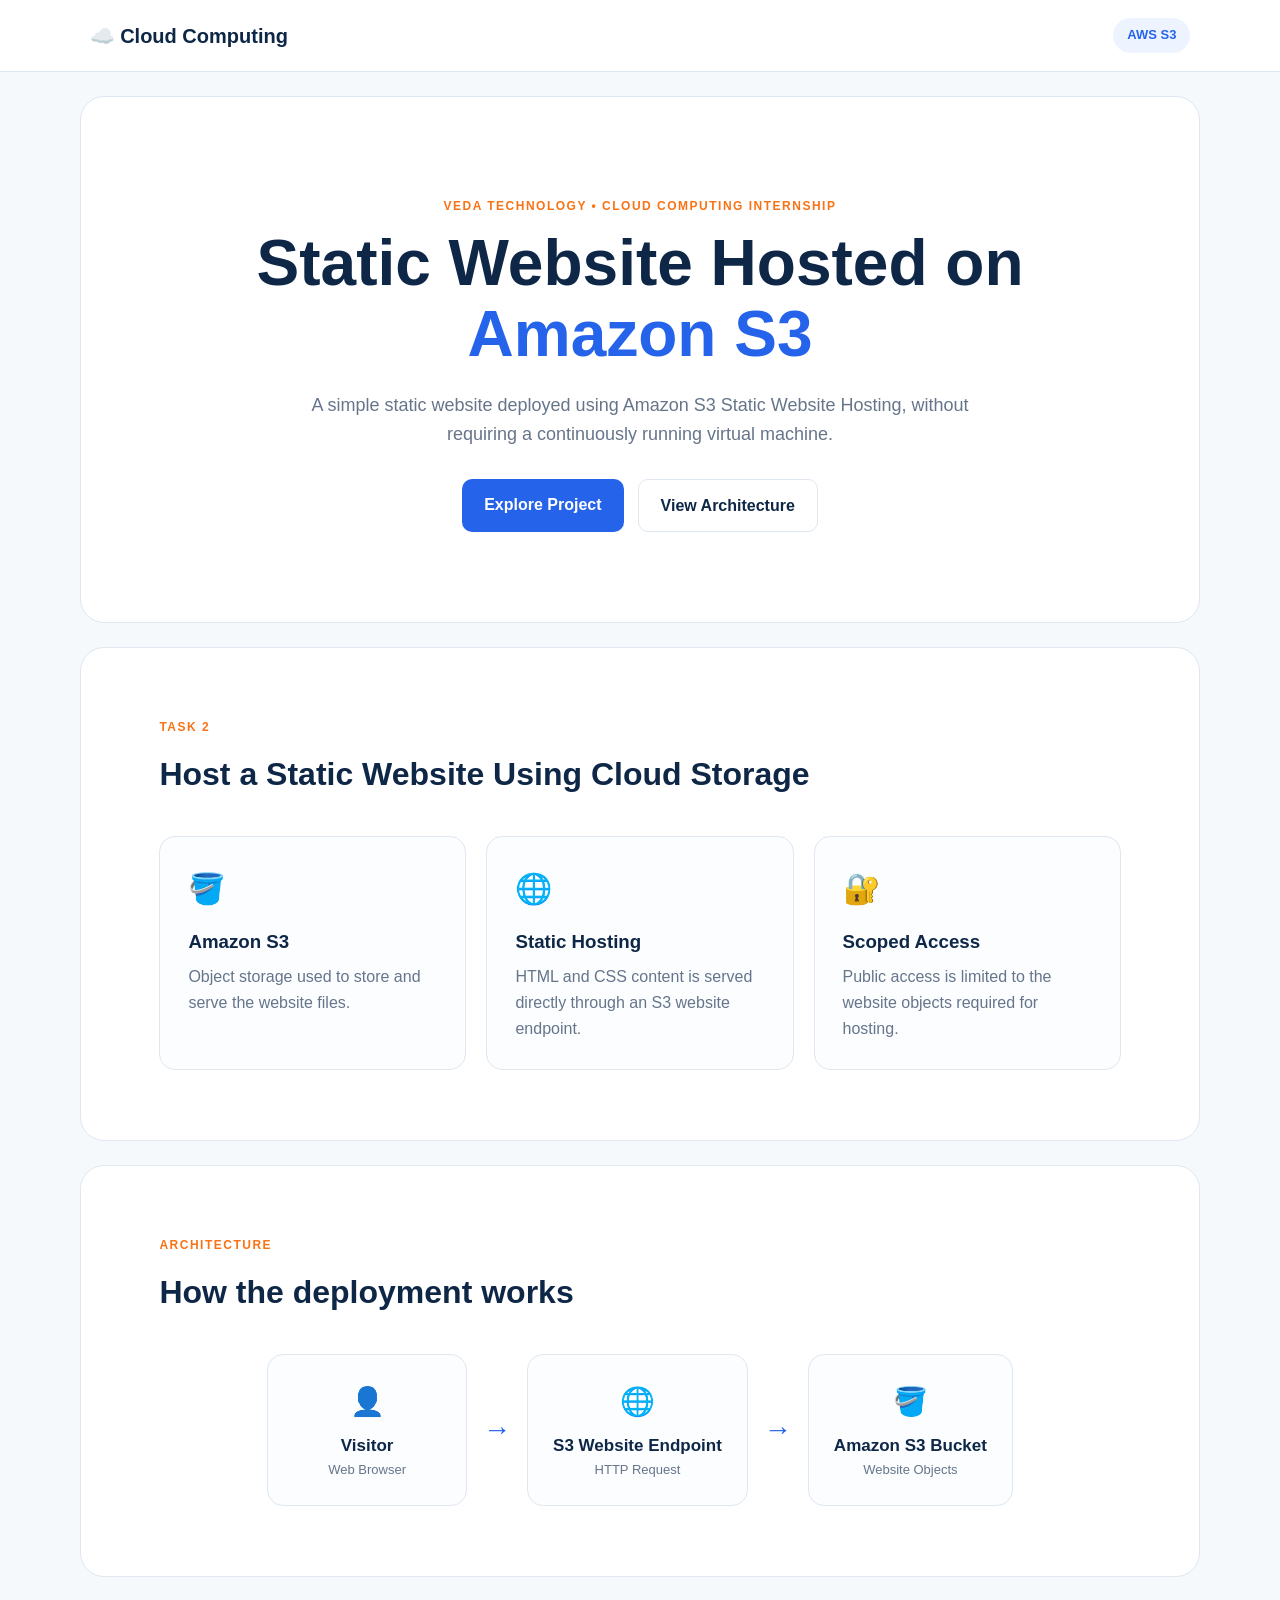
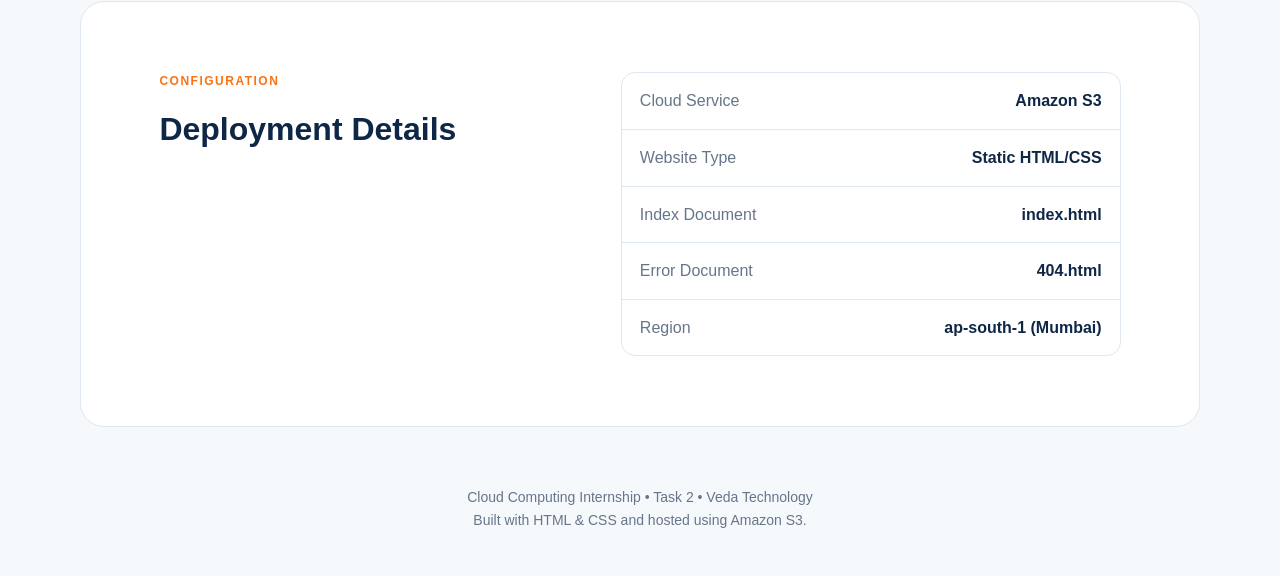
<file: index.html>
<!DOCTYPE html>
<html lang="en">
<head>
    <meta charset="UTF-8">
    <meta name="viewport" content="width=device-width, initial-scale=1.0">
    <title>Cloud Computing | AWS S3 Static Website</title>
    <link rel="stylesheet" href="style.css">
</head>
<body>
    <header class="navbar">
        <div class="brand">☁️ Cloud Computing</div>
        <span class="badge">AWS S3</span>
    </header>

    <main>
        <section class="hero">
            <p class="eyebrow">VEDA TECHNOLOGY • CLOUD COMPUTING INTERNSHIP</p>
            <h1>Static Website Hosted on <span>Amazon S3</span></h1>
            <p class="intro">
                A simple static website deployed using Amazon S3 Static Website Hosting,
                without requiring a continuously running virtual machine.
            </p>

            <div class="actions">
                <a href="#about" class="btn primary">Explore Project</a>
                <a href="#architecture" class="btn secondary">View Architecture</a>
            </div>
        </section>

        <section id="about" class="section">
            <div class="section-heading">
                <p class="eyebrow">TASK 2</p>
                <h2>Host a Static Website Using Cloud Storage</h2>
            </div>

            <div class="cards">
                <article class="card">
                    <div class="icon">🪣</div>
                    <h3>Amazon S3</h3>
                    <p>Object storage used to store and serve the website files.</p>
                </article>

                <article class="card">
                    <div class="icon">🌐</div>
                    <h3>Static Hosting</h3>
                    <p>HTML and CSS content is served directly through an S3 website endpoint.</p>
                </article>

                <article class="card">
                    <div class="icon">🔐</div>
                    <h3>Scoped Access</h3>
                    <p>Public access is limited to the website objects required for hosting.</p>
                </article>
            </div>
        </section>

        <section id="architecture" class="section architecture">
            <div class="section-heading">
                <p class="eyebrow">ARCHITECTURE</p>
                <h2>How the deployment works</h2>
            </div>

            <div class="flow">
                <div class="flow-box">👤<strong>Visitor</strong><small>Web Browser</small></div>
                <div class="arrow">→</div>
                <div class="flow-box">🌐<strong>S3 Website Endpoint</strong><small>HTTP Request</small></div>
                <div class="arrow">→</div>
                <div class="flow-box">🪣<strong>Amazon S3 Bucket</strong><small>Website Objects</small></div>
            </div>
        </section>

        <section class="section details">
            <div>
                <p class="eyebrow">CONFIGURATION</p>
                <h2>Deployment Details</h2>
            </div>
            <div class="detail-list">
                <div><span>Cloud Service</span><strong>Amazon S3</strong></div>
                <div><span>Website Type</span><strong>Static HTML/CSS</strong></div>
                <div><span>Index Document</span><strong>index.html</strong></div>
                <div><span>Error Document</span><strong>404.html</strong></div>
                <div><span>Region</span><strong>ap-south-1 (Mumbai)</strong></div>
            </div>
        </section>
    </main>

    <footer>
        <p>Cloud Computing Internship • Task 2 • Veda Technology</p>
        <p>Built with HTML & CSS and hosted using Amazon S3.</p>
    </footer>
</body>
</html>
</file>
<file: style.css>
* {
    margin: 0;
    padding: 0;
    box-sizing: border-box;
}

:root {
    --navy: #0f2747;
    --blue: #2563eb;
    --orange: #f97316;
    --light: #f6f9fc;
    --text: #24344d;
    --muted: #66758a;
    --border: #dfe7f1;
    --white: #ffffff;
}

html {
    scroll-behavior: smooth;
}

body {
    font-family: Arial, Helvetica, sans-serif;
    color: var(--text);
    background: var(--light);
    line-height: 1.6;
}

.navbar {
    height: 72px;
    padding: 0 7%;
    display: flex;
    align-items: center;
    justify-content: space-between;
    background: var(--white);
    border-bottom: 1px solid var(--border);
    position: sticky;
    top: 0;
    z-index: 10;
}

.brand {
    font-weight: 800;
    font-size: 20px;
    color: var(--navy);
}

.badge {
    padding: 7px 14px;
    border-radius: 999px;
    background: #eef4ff;
    color: var(--blue);
    font-weight: 700;
    font-size: 13px;
}

main {
    max-width: 1120px;
    margin: auto;
}

.hero {
    padding: 100px 7% 90px;
    text-align: center;
    background: var(--white);
    margin: 24px 0;
    border: 1px solid var(--border);
    border-radius: 24px;
}

.eyebrow {
    color: var(--orange);
    font-size: 12px;
    font-weight: 800;
    letter-spacing: 1.5px;
    margin-bottom: 12px;
}

.hero h1 {
    color: var(--navy);
    font-size: clamp(38px, 6vw, 64px);
    line-height: 1.1;
    max-width: 850px;
    margin: auto;
}

.hero h1 span {
    color: var(--blue);
}

.intro {
    max-width: 720px;
    margin: 22px auto;
    color: var(--muted);
    font-size: 18px;
}

.actions {
    display: flex;
    justify-content: center;
    gap: 14px;
    flex-wrap: wrap;
    margin-top: 30px;
}

.btn {
    text-decoration: none;
    padding: 13px 22px;
    border-radius: 10px;
    font-weight: 700;
}

.primary {
    background: var(--blue);
    color: white;
}

.secondary {
    background: white;
    color: var(--navy);
    border: 1px solid var(--border);
}

.section {
    padding: 70px 7%;
    background: var(--white);
    margin: 24px 0;
    border: 1px solid var(--border);
    border-radius: 24px;
}

.section-heading {
    margin-bottom: 35px;
}

.section h2 {
    color: var(--navy);
    font-size: 32px;
}

.cards {
    display: grid;
    grid-template-columns: repeat(3, 1fr);
    gap: 20px;
}

.card {
    padding: 28px;
    border: 1px solid var(--border);
    border-radius: 16px;
    background: #fbfdff;
}

.icon {
    font-size: 30px;
    margin-bottom: 14px;
}

.card h3 {
    color: var(--navy);
    margin-bottom: 8px;
}

.card p {
    color: var(--muted);
}

.flow {
    display: flex;
    align-items: center;
    justify-content: center;
    gap: 16px;
    flex-wrap: wrap;
}

.flow-box {
    min-width: 200px;
    padding: 25px;
    text-align: center;
    border: 1px solid var(--border);
    border-radius: 16px;
    background: #fbfdff;
    font-size: 28px;
}

.flow-box strong,
.flow-box small {
    display: block;
}

.flow-box strong {
    color: var(--navy);
    font-size: 17px;
    margin-top: 8px;
}

.flow-box small {
    color: var(--muted);
    font-size: 13px;
}

.arrow {
    color: var(--blue);
    font-size: 28px;
    font-weight: 800;
}

.details {
    display: grid;
    grid-template-columns: 1fr 1.2fr;
    gap: 45px;
    align-items: start;
}

.detail-list {
    border: 1px solid var(--border);
    border-radius: 14px;
    overflow: hidden;
}

.detail-list div {
    display: flex;
    justify-content: space-between;
    gap: 20px;
    padding: 15px 18px;
    border-bottom: 1px solid var(--border);
}

.detail-list div:last-child {
    border-bottom: 0;
}

.detail-list span {
    color: var(--muted);
}

.detail-list strong {
    color: var(--navy);
}

footer {
    text-align: center;
    padding: 35px 20px 45px;
    color: var(--muted);
    font-size: 14px;
}

@media (max-width: 750px) {
    .cards,
    .details {
        grid-template-columns: 1fr;
    }

    .hero {
        padding: 70px 6%;
    }

    .section {
        padding: 50px 6%;
    }

    .arrow {
        transform: rotate(90deg);
    }
}
</file>
